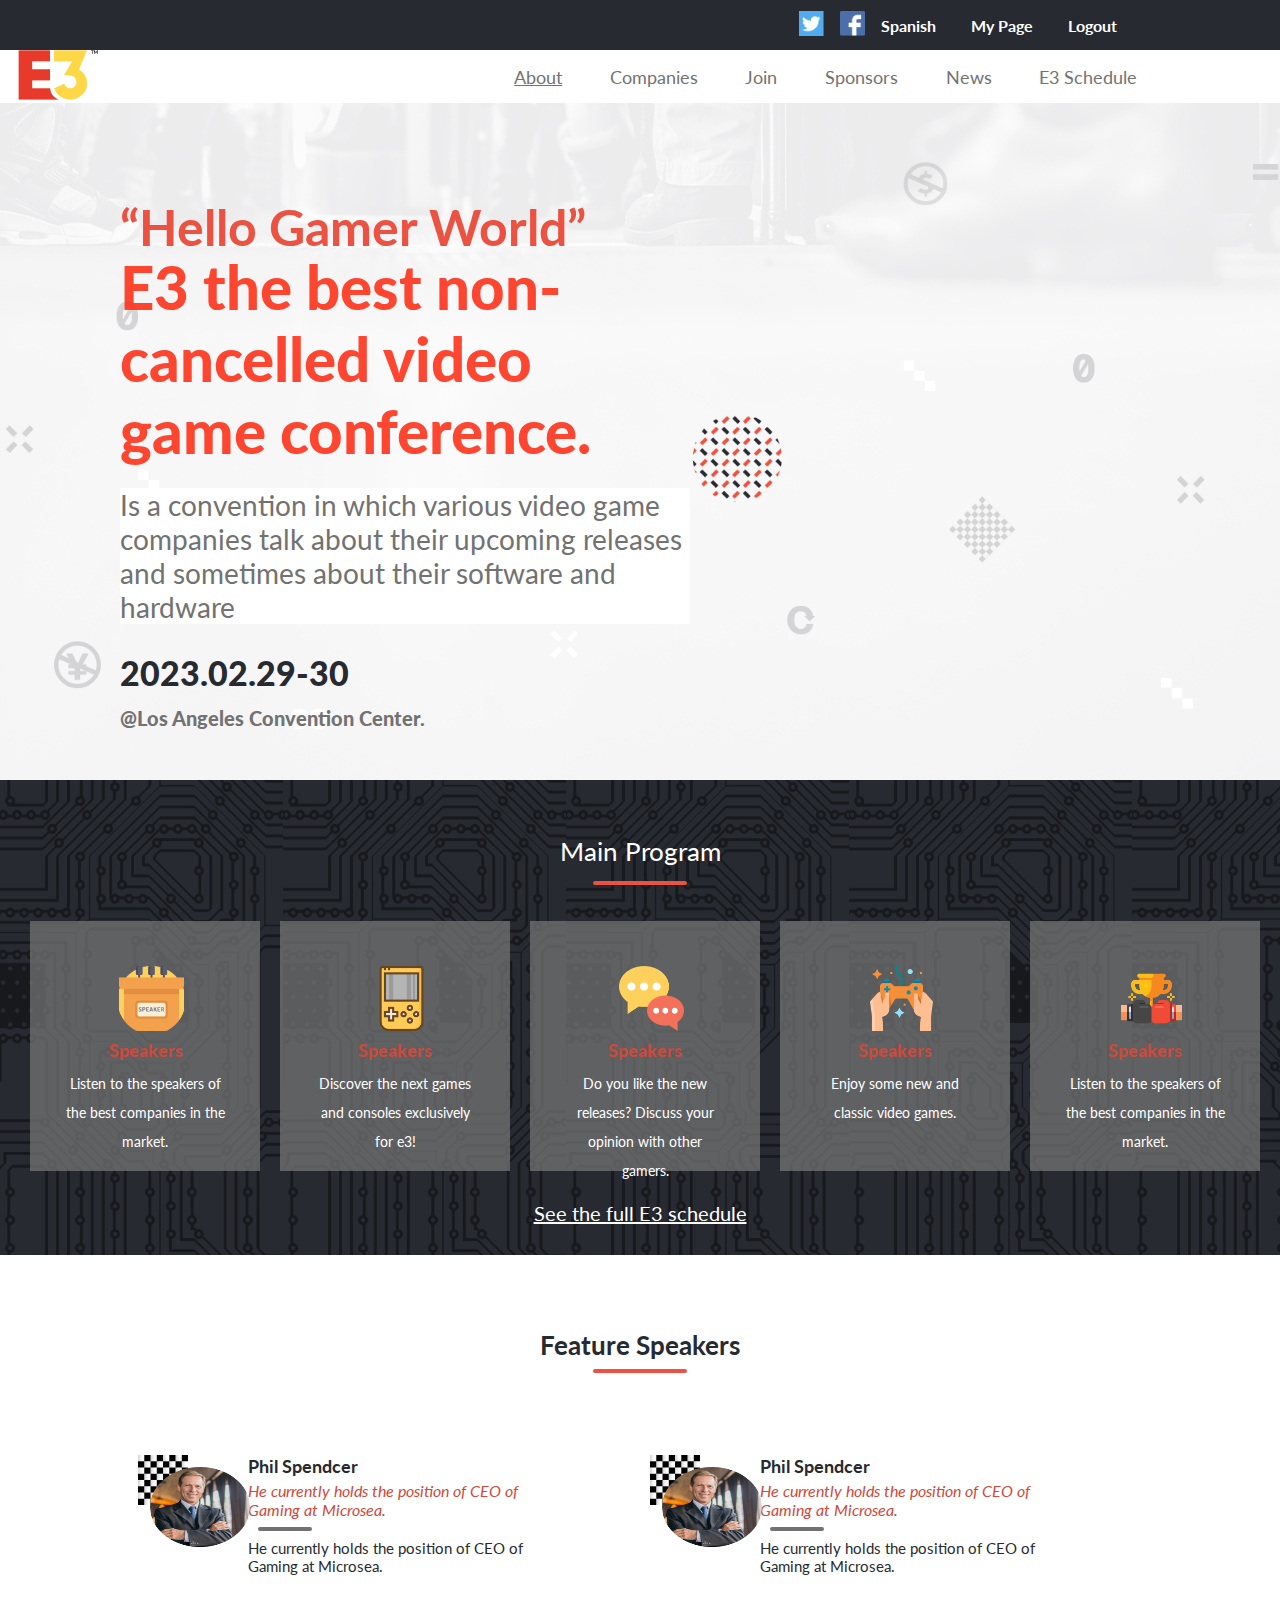
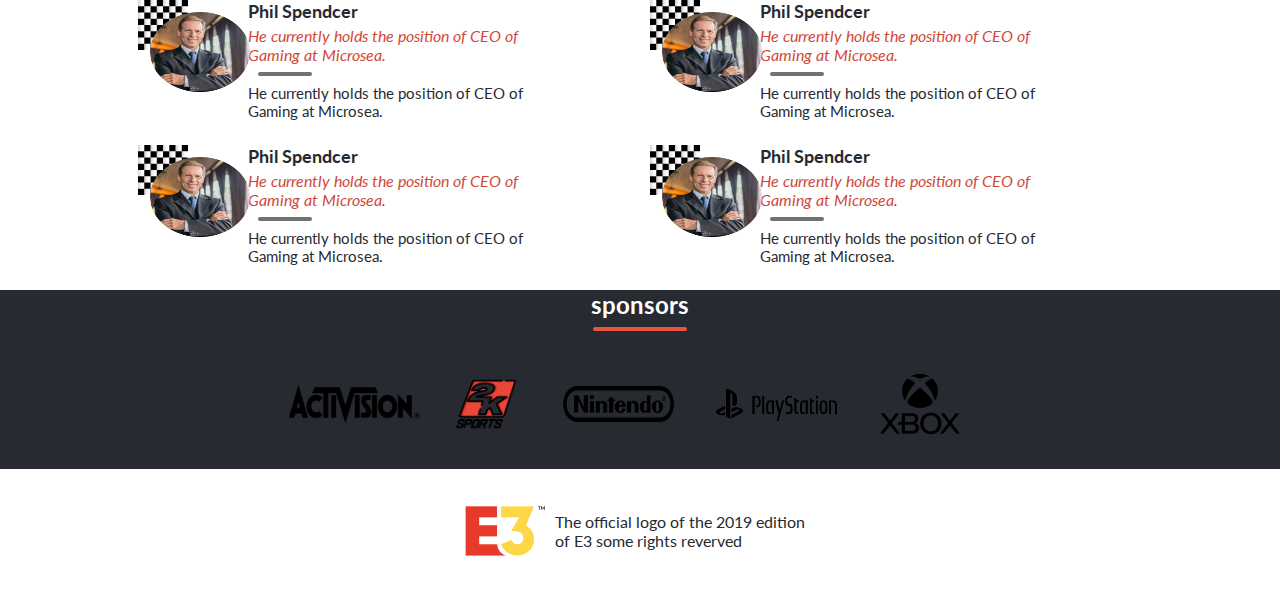
<file: index.html>
<!DOCTYPE html>
<html lang="en">

<head>
  <meta charset="UTF-8">
  <meta http-equiv="X-UA-Compatible" content="IE=edge">
  <meta name="viewport" content="width=device-width, initial-scale=1.0">
  <link rel="preconnect" href="https://fonts.googleapis.com">
  <link rel="preconnect" href="https://fonts.gstatic.com" crossorigin>
  <link href="https://fonts.googleapis.com/css2?family=Lato&display=swap" rel="stylesheet">
  <link rel="stylesheet" href="style.css">
  <title>E3 Fake</title>
</head>

<body>
  <nav class="Main_menu" id="main_pos">
    <a href="#main_pos"><button class="ham"><img src="img/HamburgerIcon.png" alt="hamburgericon"
          class="hamimg"></button></a>
    <div class="header_1">
      <ul class="header_1_list">
        <li class="header_1_elements"><img src="img/gorjeo 1.png" alt="twitter" class="header_img"></li>
        <li class="header_1_elements"><img src="img/facebook (1) 1.png" alt="facebook" class="header_img"></li>
        <li class="header_1_elements" id="header_1_elements_txt">Spanish</li>
        <li class="header_1_elements" id="header_1_elements_txt">My Page</li>
        <li class="header_1_elements" id="header_1_elements_txt">Logout</li>
      </ul>
    </div>
    <ul class="mbl-menu">
      <li id="close"><button id="btn-close" alt="close menu"><img src="img/x.png" class="img-close"></button></li>
      <li class="l-dskmenu">
        <a href="index.html" class="m-menu-tag1">
          <p class="m-menu">Home</p>
        </a>
      </li>
      <li class="l-dskmenu">
        <a href="about.html" class="m-menu-tag2">
          <p class="m-menu">About</p>
        </a>
      </li>
      <li class="l-dskmenu">
        <a href="index.html#speakers_location" class="m-menu-tag3">
          <p class="m-menu">Speakers</p>
        </a>
      </li>
    </ul>
    <div class="header_2">
      <a href="index.html" class="home_link"><img src="img/1280px-E3_Logo.svg.png" alt="e3_icon" class="e3_img2"
          id="header_1_elements_e3"></a>
      <ul class="header_1_list_2">
        <li class="header_1_elements_2"><a href="about.html" class="about_link">About</a></li>
        <li class="header_1_elements_2">Companies</li>
        <li class="header_1_elements_2">Join</li>
        <li class="header_1_elements_2">Sponsors</li>
        <li class="header_1_elements_2">News</li>
        <li class="header_1_elements_2" id="E3_Schedule">E3 Schedule</li>
      </ul>
    </div>
    </div>
  </nav>
  <main class="e3_main">
    <div class="hero">
      <h2 class="hello"></h2>
      <p class="description1"></p>
      <p class="description2"></p>
      <p class="date"></p>
      <p class="location"></p>
    </div>
  </main>
  <section class="MainProgram">
    <div class="Tittle_Container">
      <p class="M_tittle">Main Program</p>
      <hr class="line">
    </div>
    <div class="schedule_container">
      <ul class="schedule">
      </ul>
    </div>
    <div class="buttonContainer">
      <button class="e3button">I want to go to E3 2023!</button>
      <a href="#" class="full_schedule">See the full E3 schedule</a>
    </div>
  </section>
  <section class="speakers_container" id="spk_location">
    <div class="speakers_tittle_container">
      <p class="speakers_tittle">Feature Speakers</p>
      <hr class="line">
    </div>
    <div class="ContainerSpk" id="speakers_location">

    </div>
  </section>
  <footer class="footer_hidde" id="footer_location">
    <div class="sponsors">
      <p class="sponsors_tittle">sponsors</p>
      <hr class="line">
      <div class="sponsors_list_container">
        <ul class="sponsors_list">
          <li class="sponsors_cont"><img src="img/Activision.svg.png" alt="Activision" id="sponsors_ac"></li>
          <li class="sponsors_cont"><img src="img/2k.png" id="sponsors_2k" alt="Activision"></li>
          <li class="sponsors_cont"><img src="img/Nintendo-logo.png" id="sponsors_ni" alt="Activision"></li>
        </ul>
        <ul class="sponsors_list">
          <li class="sponsors_cont"><img src="img/Playstation-Family-Logo-BLACK-e1601458536872.png" id="sponsors_pl"
              alt="Activision"></li>
          <li class="sponsors_cont"><img src="img/Xbox_logo_(2019).svg.png" id="sponsors_xb" alt="Activision"></li>
        </ul>
      </div>
    </div>
    <div class="rights">
      <img src="img/1280px-E3_Logo.svg.png" alt="E3 logo" class="e3_img2">
      <p class="rights_txt">The official logo of the 2019 edition of E3 some rights reverved</p>
    </div>
  </footer>
  <div class="bContainer">
  </div>
  <script src="./index.js"></script>
</body>

</html>
</file>
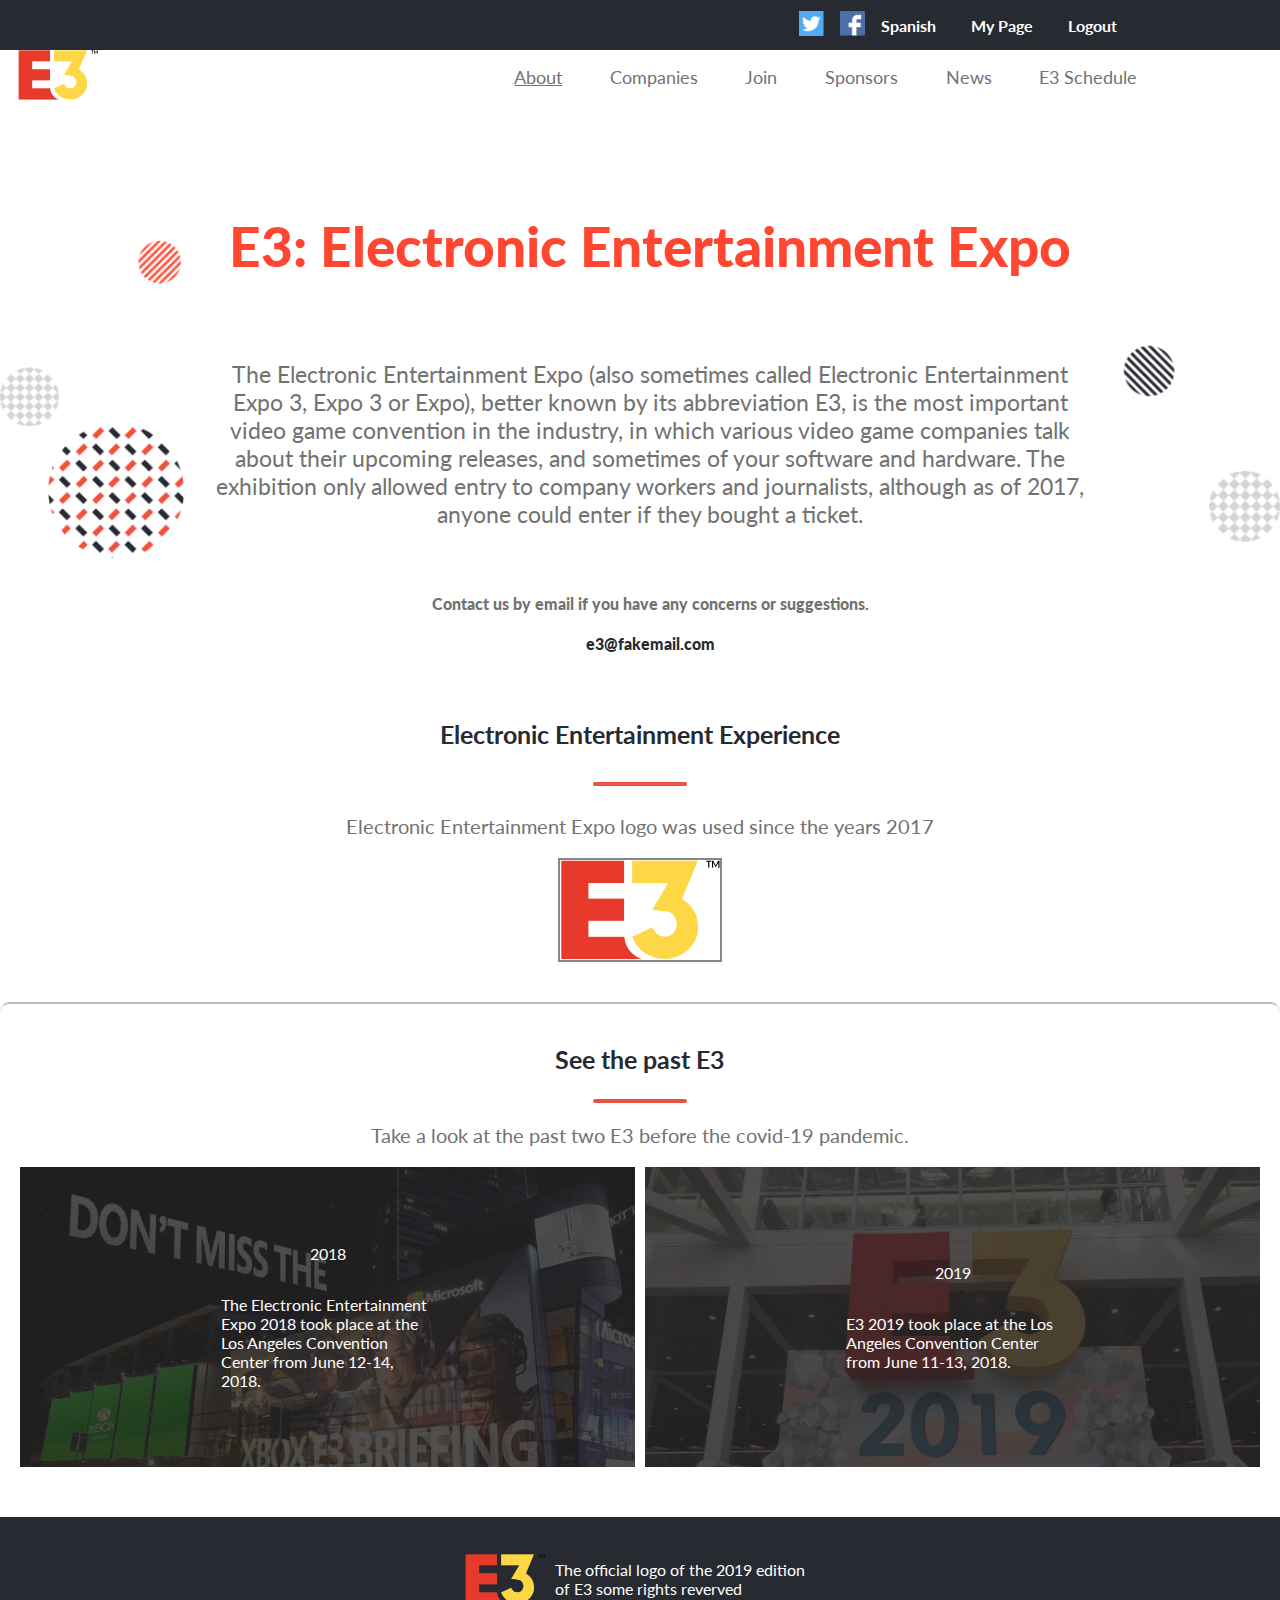
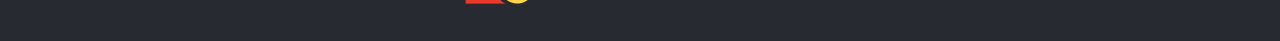
<file: about.html>
<!DOCTYPE html>
<html lang="en">

<head>
  <meta charset="UTF-8">
  <meta http-equiv="X-UA-Compatible" content="IE=edge">
  <meta name="viewport" content="width=device-width, initial-scale=1.0">
  <link rel="preconnect" href="https://fonts.googleapis.com">
  <link rel="preconnect" href="https://fonts.gstatic.com" crossorigin>
  <link href="https://fonts.googleapis.com/css2?family=Lato&display=swap" rel="stylesheet">
  <link rel="stylesheet" href="style.css">
  <link rel="stylesheet" href="styleAbout.css">
  <title>E3 Fake</title>
</head>

<body>
  <nav class="Main_menu" id="main_pos">
    <a href="#main_pos"><button class="ham"><img src="img/HamburgerIcon.png" alt="hamburgericon"
          class="hamimg"></button></a>
    <div class="header_1">
      <ul class="header_1_list">
        <li class="header_1_elements"><img src="img/gorjeo 1.png" alt="twitter" class="header_img"></li>
        <li class="header_1_elements"><img src="img/facebook (1) 1.png" alt="facebook" class="header_img"></li>
        <li class="header_1_elements" id="header_1_elements_txt">Spanish</li>
        <li class="header_1_elements" id="header_1_elements_txt">My Page</li>
        <li class="header_1_elements" id="header_1_elements_txt">Logout</li>
      </ul>
    </div>
    <ul class="mbl-menu">
      <li id="close"><button id="btn-close" alt="close menu"><img src="img/x.png" class="img-close"></button></li>
      <li class="l-dskmenu">
        <a href="index.html" class="m-menu-tag1">
          <p class="m-menu">Home</p>
        </a>
      </li>
      <li class="l-dskmenu">
        <a href="about.html" class="m-menu-tag2">
          <p class="m-menu">About</p>
        </a>
      </li>
      <li class="l-dskmenu">
        <a href="index.html#speakers_location" class="m-menu-tag3">
          <p class="m-menu">Speakers</p>
        </a>
      </li>
    </ul>
    <div class="header_2">
      <a href="index.html" class="home_link"><img src="img/1280px-E3_Logo.svg.png" alt="e3_icon" class="e3_img2"
          id="header_1_elements_e3"></a>
      <ul class="header_1_list_2">
        <li class="header_1_elements_2"><a href="about.html" class="about_link">About</a></li>
        <li class="header_1_elements_2">Companies</li>
        <li class="header_1_elements_2">Join</li>
        <li class="header_1_elements_2">Sponsors</li>
        <li class="header_1_elements_2">News</li>
        <li class="header_1_elements_2" id="E3_Schedule">E3 Schedule</li>
      </ul>
    </div>
    </div>
  </nav>
  <main class="e3_maina">
    <div class="heroa">
      <h2 class="hello"></h2>
      <p class="description1a"></p>
      <p class="description2a"></p>
      <p class="date"></p>
      <p class="location"></p>
    </div>
  </main>
  <div class="Logoa">
    <div class="logo_txt">
      <p class="logo_tittle">Electronic Entertainment Experience</p>
      <hr class="line">
      <p class="logo_description">Electronic Entertainment Expo logo was used since the years 2017</p>
      <img src="img/1280px-E3_Logo.svg.png" alt="e3logo" class="e3_img">
    </div>
    <div class="logo_img"></div>
  </div>
  <div class="past">
    <div class="past_txt">
      <p class="past_tittle">See the past E3</p>
      <hr class="line">
      <p class="past_description">Take a look at the past two E3 before the covid-19 pandemic.</p>
    </div>
    <div class="past_summits">
      <div class="past_description_txt_2018">
        <div class="blur">
          <p class="past_text">2018</p>
          <p class="past_text" id="past_description_img">The Electronic Entertainment Expo 2018 took place at
            the Los
            Angeles Convention Center
            from June 12-14, 2018.
          </p>
        </div>
      </div>
      <div class="past_description_txt_2019">
        <div class="blur">
          <p class="past_text">2019</p>
          <p class="past_text" id="past_description_img">E3 2019 took place at the Los Angeles Convention
            Center from
            June 11-13, 2018.
          </p>
        </div>
      </div>
    </div>
  </div>
  <footer class="footer_hidde">
    <div class="sponsors" id="footer_location">
      <p class="sponsors_tittle">sponsors</p>
      <hr class="line">
      <div class="sponsors_list_container">
        <ul class="sponsors_list">
          <li class="sponsors_cont"><img src="img/Activision.svg.png" alt="Activision" id="sponsors_ac"></li>
          <li class="sponsors_cont"><img src="img/2k.png" id="sponsors_2k" alt="Activision"></li>
          <li class="sponsors_cont"><img src="img/Nintendo-logo.png" id="sponsors_ni" alt="Activision"></li>
        </ul>
        <ul class="sponsors_list">
          <li class="sponsors_cont"><img src="img/Playstation-Family-Logo-BLACK-e1601458536872.png" id="sponsors_pl"
              alt="Activision"></li>
          <li class="sponsors_cont"><img src="img/Xbox_logo_(2019).svg.png" id="sponsors_xb" alt="Activision"></li>
        </ul>
      </div>
    </div>
    <div class="rights">
      <img src="img/1280px-E3_Logo.svg.png" alt="E3 logo" class="e3_img2">
      <p class="rights_txt">The official logo of the 2019 edition of E3 some rights reverved</p>
    </div>
  </footer>
  <script src="./about.js"></script>
</body>

</html>
</file>
<file: style.css>
body {
  font-family: 'Lato', sans-serif;
  width: 100%;
  margin: 0;
  padding: 0;
  overflow-y: scroll;
}

.ham,
.hamimg {
  position: fixed;
  left: 20px;
  top: 20px;
  height: 25px;
  width: 25px;
  border: none;
  background: none;
}

.e3_main {
  height: 694px;
  width: 100%;
  top: 2px;
  display: flex;
  flex-direction: row;
  background-image: url(img/bg_e3.png);
  background-size: cover;
  background-position: center;
  background-repeat: no-repeat;
}

.hero {
  height: 472px;
  width: 100%;
  border-radius: 0;
  margin: 100px 20px 0 20px;
}

.hello {
  height: 48px;
  width: 100%;
  font-family: 'Lato', sans-serif;
  font-size: 25px;
  font-weight: bold;
  line-height: 48px;
  color: #ec5242;
  text-align: left;
  padding: 0;
  margin: 0;
}

.hello::before {
  content: "“Hello Gamer World”";
}

.description1 {
  height: max-content;
  width: 100%;
  color: #ec5242;
  font-family: 'Lato', sans-serif;
  font-style: normal;
  font-size: 30px;
  font-weight: bold;
  text-align: left;
  padding: 0;
  margin: 0;
  margin-bottom: 21px;
}

.description1::before {
  content: "E3 the best non-cancelled video game conference.";
}

.description2 {
  height: max-content;
  width: 100%;
  left: 104px;
  top: 437px;
  font-family: 'Lato', sans-serif;
  font-size: 20px;
  font-weight: normal;
  text-align: left;
  background-color: #fff;
  padding: 0;
  margin: 0;
  margin-bottom: 10px;
}

.description2::before {
  content: "Is a convention in which various video game companies talk about their upcoming releases and sometimes about their software and hardware";
}

.date {
  height: 72px;
  width: 100%;
  margin: 0;
  padding: 0;
  font-family: 'Lato', sans-serif;
  font-size: 34px;
  font-weight: 900;
  line-height: 77px;
  text-align: left;
  color: #727272;
}

.date::before {
  content: "2023.02.29-30";
}

.location {
  height: max-content;
  width: 100%;
  font-family: 'Lato', sans-serif;
  font-size: 16px;
  font-weight: 900;
  text-align: left;
  color: #727272;
  margin: 0;
  padding: 0;
}

.location::before {
  content: "@Los Angeles Convention Center.";
}

.MainProgram {
  height: max-content;
  width: 100%;
  display: flex;
  flex-direction: column;
  background-color: #272a31;
  background-image: url(img/pngkey\ 1.png);
  background-size: contain;
  margin: 0;
}

.Tittle_Container {
  display: flex;
  flex-direction: column;
  align-items: center;
  margin-left: 0;
  margin-right: 0;
  width: 100%;
  height: 91px;
}

.M_tittle {
  font-family: 'Lato', sans-serif;
  font-size: 26px;
  font-weight: normal;
  line-height: 43px;
  color: #fff;
  text-align: left;
  height: max-content;
  width: max-content;
  margin: 0;
  padding: 0;
}

.line {
  width: 90px;
  height: 0;
  border: 2px solid #ec5242;
  border-radius: 20px;
  transform: matrix(1, 0, 0, 1, 0, 0);
}

.line_2 {
  width: 50px;
  height: 0;
  border: 2px solid #727272;
  border-radius: 20px;
  margin-left: 10px;
}

.schedule {
  list-style: none;
  height: max-content;
  width: 100%;
  display: flex;
  flex-direction: column;
  margin: 0;
  padding: 0;
}

.Event {
  display: flex;
  flex-direction: row;
  height: 100px;
  background: rgba(121, 121, 121, 0.7);
  margin: 0 10px 10px 10px;
  align-items: center;
  justify-content: center;
}

#eElementc {
  display: flex;
  flex-direction: row;
}

.eElements {
  list-style: none;
  padding: 0;
}

.eElement {
  display: flex;
  flex-direction: row;
}

.etittle {
  height: 38px;
  width: max-content;
  margin: 0;
  font-family: 'Lato', sans-serif;
  font-size: 18px;
  font-weight: bold;
  line-height: 38px;
  text-align: left;
  color: #cf493a;
}

.eElement1 .etittle::before {
  content: "Speakers";
  margin-left: 2px;
}

.eElement2 .etittle::before {
  content: "Speakers";
}

.eElement3 .etittle::before {
  content: "Speakers";
}

.eElement4 .etittle::before {
  content: "Speakers";
}

.eElement5 .etittle::before {
  content: "Speakers";
}

.edescription {
  height: 58px;
  width: 200px;
  font-family: 'Lato', sans-serif;
  font-size: 14px;
  font-weight: normal;
  line-height: 29px;
  text-align: left;
  color: #fff;
  margin: 0;
}

.eElement1 .edescription::before {
  content: "Listen to the speakers of the best companies in the market.";
}

.eElement2 .edescription::before {
  content: "Discover the next games and consoles exclusively for e3!";
}

.eElement3 .edescription::before {
  content: "Do you like the new releases? Discuss your opinion with other gamers.";
}

.eElement4 .edescription::before {
  content: "Enjoy some new and classic video games.";
}

.eElement5 .edescription::before {
  content: "Listen to the speakers of the best companies in the market.";
}

.buttonContainer {
  width: 100%;
  display: flex;
  flex-direction: row;
  justify-content: center;
}

.e3button {
  height: 60px;
  width: 300px;
  border-radius: 20px;
  background-color: #ec5242;
  border-color: #cf493a;
  font-family: 'Lato', sans-serif;
  font-size: 20px;
  font-weight: normal;
  line-height: 48px;
  color: #fff;
  padding: 0;
  text-align: center;
  margin-top: 70px;
  margin-bottom: 43px;
}

.eimg {
  height: 65px;
  width: 65px;
  margin-left: 13px;
  background-size: cover;
}

.eElement1 .eimg {
  background-image: url(img/Freepik1.png);
}

.eElement2 .eimg {
  background-image: url(img/EucalypPad.png);
}

.eElement3 .eimg {
  background-image: url(img/VectorsMarket.png);
}

.eElement4 .eimg {
  background-image: url(img/mangsaabguru.png);
}

.eElement5 .eimg {
  background-image: url(img/FlatIcons.png);
}

.ContainerSpk {
  max-height: 320px;
  width: 100%;
  overflow-y: hidden;
  margin: 0;
}

.spk {
  display: flex;
  flex-direction: row;
}

.show {
  display: flex;
  flex-direction: row;
}

.photo_container {
  height: 140px;
  width: 190px;
  position: relative;
  margin-bottom: 20px;
}

.chess {
  height: 50%;
  width: 50%;
  position: absolute;
}

.spkimg {
  height: 100%;
  width: 85%;
  position: absolute;
  left: 12px;
  top: 12px;
  border-radius: 135px;
  margin-right: 10px;
}

.spkrdescription {
  display: flex;
  flex-direction: column;
  height: 95px;
  margin: 0 10px;
  width: max-content;
}

.speakers_tittle_container {
  height: 38px;
  width: 100%;
  display: flex;
  flex-direction: column;
  justify-content: center;
  align-items: center;
  margin: 25px 0;
}

.speakers_tittle {
  text-align: center;
  font-size: 16px;
  font-weight: bold;
  height: max-content;
  color: #272a31;
  margin: 0;
}

#name {
  margin: 0;
  width: 90%;
  font-family: 'Lato', sans-serif;
  color: #272a31;
  font-size: 18px;
  font-weight: bold;
  margin-bottom: 4px;
}

#job {
  margin: 0;
  width: 90%;
  font-family: 'Lato', sans-serif;
  font-style: oblique;
  color: #cf493a;
  font-size: 16px;
  font-weight: normal;
}

#look {
  margin: 0;
  width: 90%;
  font-family: 'Lato', sans-serif;
  color: #272a31;
  font-size: 15px;
  font-weight: normal;
}

.see_more,
.see_less {
  height: 80px;
  width: 100%;
  padding: 0;
  border: none;
  background-color: #727272;
  font-family: 'Lato', sans-serif;
  font-size: 26px;
  font-weight: bold;
  line-height: 43px;
  text-align: center;
  color: #272a31;
  border-radius: 20px;
  position: absolute;
  top: 45px;
}

.bContainer {
  position: relative;
  height: max-content;
  margin-left: 15px;
  margin-right: 15px;
}

.Darrow {
  height: 22px;
  width: 25px;
  border-radius: 0;
  margin-left: 4px;
}

.HideB {
  display: none;
}

.showB {
  display: none;
}

.logo_txt {
  height: max-content;
  width: 100%;
  display: flex;
  flex-direction: column;
  justify-content: center;
  align-items: center;
}

.logo_tittle {
  height: max-content;
  width: 100%;
  text-align: center;
  font-family: 'Lato', sans-serif;
  font-size: 25px;
  color: #272a31;
  font-weight: bold;
}

.logo_description {
  height: max-content;
  width: 100%;
  text-align: center;
  font-size: 20px;
  font-family: 'Lato', sans-serif;
  color: #727272;
  font-weight: normal;
}

.e3_img {
  height: 100px;
  width: 160px;
  border: 2px solid #727272db;
  margin-bottom: 40px;
}

.past {
  border-top: 2px solid #7272727c;
  border-radius: 10px;
  max-height: 0;
  overflow: hidden;
  width: 100%;
  margin: 0;
  margin-bottom: 30px;
}

.past_tittle {
  text-align: center;
  font-family: 'Lato', sans-serif;
  font-size: 25px;
  color: #272a31;
  font-weight: bold;
  margin-top: 40px;
}

.past_description {
  text-align: center;
  font-size: 20px;
  font-family: 'Lato', sans-serif;
  color: #727272;
  font-weight: normal;
}

.past_description_txt_2018,
.past_description_txt_2019 {
  width: 100%;
  height: 300px;
  position: relative;
  background-size: cover;
  background-repeat: no-repeat;
  margin: 0;
  margin-bottom: 20px;
}

.past_description_txt_2018 {
  background-image: url(img/e32018.jpg);
}

.past_description_txt_2019 {
  background-image: url(img/2019e3.jpg);
}

#past_description_img {
  width: 214px;
}

.blur {
  width: 100%;
  height: 300px;
  display: flex;
  flex-direction: column;
  justify-content: center;
  align-items: center;
  position: absolute;
  background-color: #272626cf;
}

.past_text {
  color: #fff;
  font-family: 'Lato', sans-serif;
}

.past_img {
  height: 100%;
  width: 100%;
  position: absolute;
}

.past_summits {
  display: flex;
  flex-direction: column;
  align-items: center;
  margin: 0 20px;
}

.past_description_txt {
  height: 100%;
  width: 100%;
  margin-bottom: 10px;
}

.sponsors {
  max-height: max-content;
  width: 100%;
  overflow: hidden;
  background-color: #272a31;
  display: flex;
  flex-direction: column;
  justify-content: center;
}

.sponsors_tittle {
  font-family: 'Lato', sans-serif;
  font-weight: bold;
  font-size: 24px;
  color: #fff;
  text-align: center;
  margin: 0;
  padding: 0;
  height: max-content;
  width: 100%;
}

.sponsors_list {
  height: max-content;
  list-style: none;
  display: flex;
  flex-direction: row;
  padding: 0;
  margin: 0 10px;
}

.sponsors_cont {
  width: 100%;
  height: 90px;
  display: flex;
  align-items: center;
  justify-content: center;
}

#sponsors_ac {
  height: 40px;
  width: 100%;
}

#sponsors_pl {
  height: 65px;
  width: 100%;
}

#sponsors_ni {
  height: 60px;
  width: 100%;
}

#sponsors_2k {
  height: 60px;
  width: 60px;
}

#sponsors_xb {
  height: 60px;
  width: 80px;
}

.e3_img2 {
  height: 50px;
  width: 80px;
  margin: 0;
  margin-right: 10px;
}

.rights {
  display: flex;
  height: 124px;
  align-items: center;
  justify-content: center;
}

.rights_txt {
  width: 260px;
  height: max-content;
  font-family: 'Lato', sans-serif;
}

footer {
  max-height: 0;
  width: 100%;
  overflow: hidden;
  color: #272a31;
}

.open {
  max-height: 1290px;
}

.mbl-menu {
  width: 100%;
  height: 100%;
  background: #272a31e1;
  mix-blend-mode: multiply;
  list-style: none;
  display: flex;
  flex-direction: column;
  align-items: start;
  position: fixed;
  margin: 0;
  padding: 20px 0;
  top: 0;
  transition: left 0.5s;
  left: 100%;
}

.mbl-menu p {
  padding: 0;
  margin-left: 24px;
  font-family: 'Lato', sans-serif;
  color: #cf493a;
  font-size: 32px;
  font-weight: 600;
  line-height: 44px;
  letter-spacing: 0;
}

#close {
  display: flex;
  justify-content: end;
  width: 100%;
}

#btn-close {
  height: 14px;
  width: 14px;
  margin-right: 50px;
  border: none;
  background: none;
}

.img-close {
  height: 12px;
  width: 12px;
  left: 6px;
  top: 6px;
  border-radius: 0;
}

.m-menu-tag1,
.m-menu-tag2,
.m-menu-tag3 {
  text-decoration: none;
}

.mbl-menu_visible {
  left: 0;
  -webkit-backdrop-filter: blur(25px);
  backdrop-filter: blur(10px);
}

@media (max-width: 768px) {
  .header_1 {
    display: none;
  }

  .header_2 {
    display: none;
  }

  .full_schedule {
    display: none;
  }
}

@media (min-width: 768px) {
  .mbl-menu {
    display: none;
  }

  .hamimg {
    display: none;
  }

  .Main_menu {
    width: 100%;
  }

  .header_1 {
    background-color: #272a31;
    width: 100%;
  }

  .header_img {
    width: 25px;
    height: 25px;
    margin-right: 16px;
  }

  .header_1_list {
    list-style: none;
    display: flex;
    height: 50px;
    justify-content: end;
    margin: 0;
    margin-right: 10%;
    align-items: center;
    padding: 0;
  }

  .header_1_list_2 {
    list-style: none;
    width: 100%;
    display: flex;
    justify-content: end;
    align-items: center;
    padding: 0;
    margin: 0;
  }

  #header_1_elements_txt {
    margin-right: 35px;
  }

  .header_1_elements {
    color: #fff;
    font-family: 'Lato', sans-serif;
    font-weight: bold;
  }

  .header_1_elements_2,
  .about_link {
    color: #727272;
    margin-right: 4%;
    font-size: large;
    font-family: 'Lato', sans-serif;
  }

  #E3_Schedule {
    margin-right: 12%;
  }

  #header_1_elements_e3 {
    margin-left: 20%;
  }

  .header_2 {
    display: flex;
    width: 100%;
    background-color: #fff;
    align-items: center;
  }

  .e3_main {
    height: max-content;
    margin-top: 0;
    background-image: url(img/BgDsk.png);
  }

  .hero {
    margin-left: 120px;
    margin-bottom: 50px;
    height: 100%;
  }

  .hello::before {
    font-size: 50px;
  }

  .description1::before {
    font-size: 60px;
    width: 25%;
    color: #ff2911dd;
    font-weight: bolder;
  }

  .description1 {
    max-width: 50%;
  }

  .description2 {
    max-width: 50%;
    color: #727272;
  }

  .description2::before {
    font-size: 28px;
  }

  .descriptionchange::before {
    content: "The Electronic Entertainment Expo (also sometimes called Electronic Entertainment Expo 3, Expo 3 or Expo), better known by its abbreviation E3, is the most important video game convention in the industry, in which various video game companies talk about their upcoming releases, and sometimes of your software and hardware. The exhibition only allowed entry to company workers and journalists, although as of 2017, anyone could enter if they bought a ticket.";
  }

  .datechange::before {
    content: "Contact us by email if you have any concerns or suggestions.";
    font-size: 16px;
  }

  .expand {
    max-width: 80%;
    text-align: center;
  }

  .locationchange::before {
    content: "e3@fakemail.com";
    font-size: 16px;
  }

  .date::before {
    color: #272a31;
    font-weight: bolder;
  }

  .location {
    font-size: 20px;
  }

  .MainProgram {
    height: max-content;
    padding: 0;
  }

  .Tittle_Container {
    margin-top: 50px;
  }

  .schedule {
    flex-direction: row;
    justify-content: center;
    height: 250px;
    padding: 0;
    margin: 0;
  }

  .Event {
    margin: 0 10px;
    width: 100%;
    height: 100%;
  }

  #eElementc {
    height: 100%;
    flex-direction: column;
    align-items: center;
    justify-content: center;
  }

  .edescription {
    width: 70%;
    text-align: center;
  }

  .edescription::before {
    width: 180px;
  }

  .e3button {
    display: none;
  }

  .eElements {
    height: 100%;
  }

  .schedule_container {
    margin: 0 10px 0 20px;
  }

  .full_schedule {
    font-family: 'Lato', sans-serif;
    color: #fff;
    font-size: 20px;
    margin: 30px 0;
  }

  .see_more {
    display: none;
  }

  .speakers_container {
    height: 100%;
  }

  .spk {
    width: 90%;
    margin-bottom: 25px;
    margin-left: 10px;
  }

  .photo_container {
    width: 100px;
    height: 100px;
  }

  .spkimg {
    height: 80%;
    width: 100%;
  }

  .spkrdescription {
    width: 70%;
  }

  .ContainerSpk {
    max-height: 100%;
    width: 100%;
    display: grid;
    grid-template-columns: 40% 40%;
    margin: 0;
    justify-content: center;
  }

  .speakers_tittle_container {
    width: 100%;
    height: 150px;
  }

  .speakers_tittle {
    font-size: 26px;
  }

  .footer_hidde {
    max-height: 1290px;
  }

  .sponsors {
    height: 200px;
  }

  .sponsors_list_container {
    display: flex;
    justify-content: center;
    margin: 20px 0;
  }

  .past_summits {
    display: flex;
    flex-direction: row;
    gap: 10px;
  }
}
</file>
<file: styleAbout.css>
.e3_maina {
  height: 694px;
  width: 100%;
  top: 2px;
  display: flex;
  flex-direction: row;
  background-image: url(img/about.png);
  background-repeat: no-repeat;
  background-size: contain;
  background-position: center;
}

.heroa {
  height: 472px;
  width: 100%;
  border-radius: 0;
  margin: 100px 20px 0 20px;
}

.hello {
  text-align: center;
}

.date {
  text-align: center;
}

.date::before {
  content: "Contact us by email if you have any concerns or suggestions.";
  font-size: 16px;
  color: #727272;
}

.description1a {
  height: max-content;
  width: 100%;
  color: #ec5242;
  font-family: 'Lato', sans-serif;
  font-style: normal;
  font-size: 30px;
  font-weight: bold;
  padding: 0;
  margin: 0;
  margin-bottom: 21px;
  text-align: center;
}

.description1a::before {
  content: "E3: Electronic Entertainment Expo";
}

.description2a {
  height: max-content;
  width: 100%;
  left: 104px;
  top: 437px;
  font-family: 'Lato', sans-serif;
  font-size: 20px;
  font-weight: normal;
  text-align: left;
  background-color: #fff;
  padding: 0;
  margin: 0;
  margin-bottom: 10px;
}

.description2a::before {
  font-size: 18px;
  content: "The Electronic Entertainment Expo (also sometimes called Electronic Entertainment Expo 3, Expo 3 or Expo), better known by its abbreviation E3, is the most important video game convention in the industry, in which various video game companies talk about their upcoming releases, and sometimes of your software and hardware. The exhibition only allowed entry to company workers and journalists, although as of 2017, anyone could enter if they bought a ticket.";
}

.location {
  text-align: center;
}

.location::before {
  content: "e3@fakemail.com";
  font-size: 16px;
  color: #272a31;
}

.past {
  border-top: 2px solid #7272727c;
  border-radius: 10px;
  max-height: 100%;
  overflow: hidden;
  width: 100%;
  margin: 0;
  margin-bottom: 30px;
}

.rights {
  display: flex;
  height: 124px;
  align-items: center;
  justify-content: center;
}

.footer_hidde {
  max-height: max-content;
}

@media (max-width: 768px) {
  .heroa {
    height: max-content;
  }
}

@media (min-width: 768px) {
  .e3_maina {
    height: max-content;
    margin-top: 0;
  }

  .heroa {
    margin: 60px 80px 40px 100px;
    height: 100%;
    display: flex;
    flex-direction: column;
    justify-content: center;
    align-items: center;
  }

  .hello {
    display: none;
  }

  .description1a {
    max-width: 100%;
    text-align: center;
    margin-top: 50px;
  }

  .description1a::before {
    font-size: 55px;
    width: 100%;
    color: #ff2911dd;
    font-weight: bolder;
  }

  .description2a {
    color: #727272;
    width: 80%;
    height: max-content;
    padding: 20px;
    padding-top: 60px;
    text-align: center;
  }

  .description2a::before {
    font-size: 23px;
  }

  .sponsors {
    display: none;
  }

  .rights {
    background-color: #272a31;
  }

  .rights_txt {
    color: #fff;
  }

  .footer_hidde {
    max-height: 1290px;
  }
}
</file>
